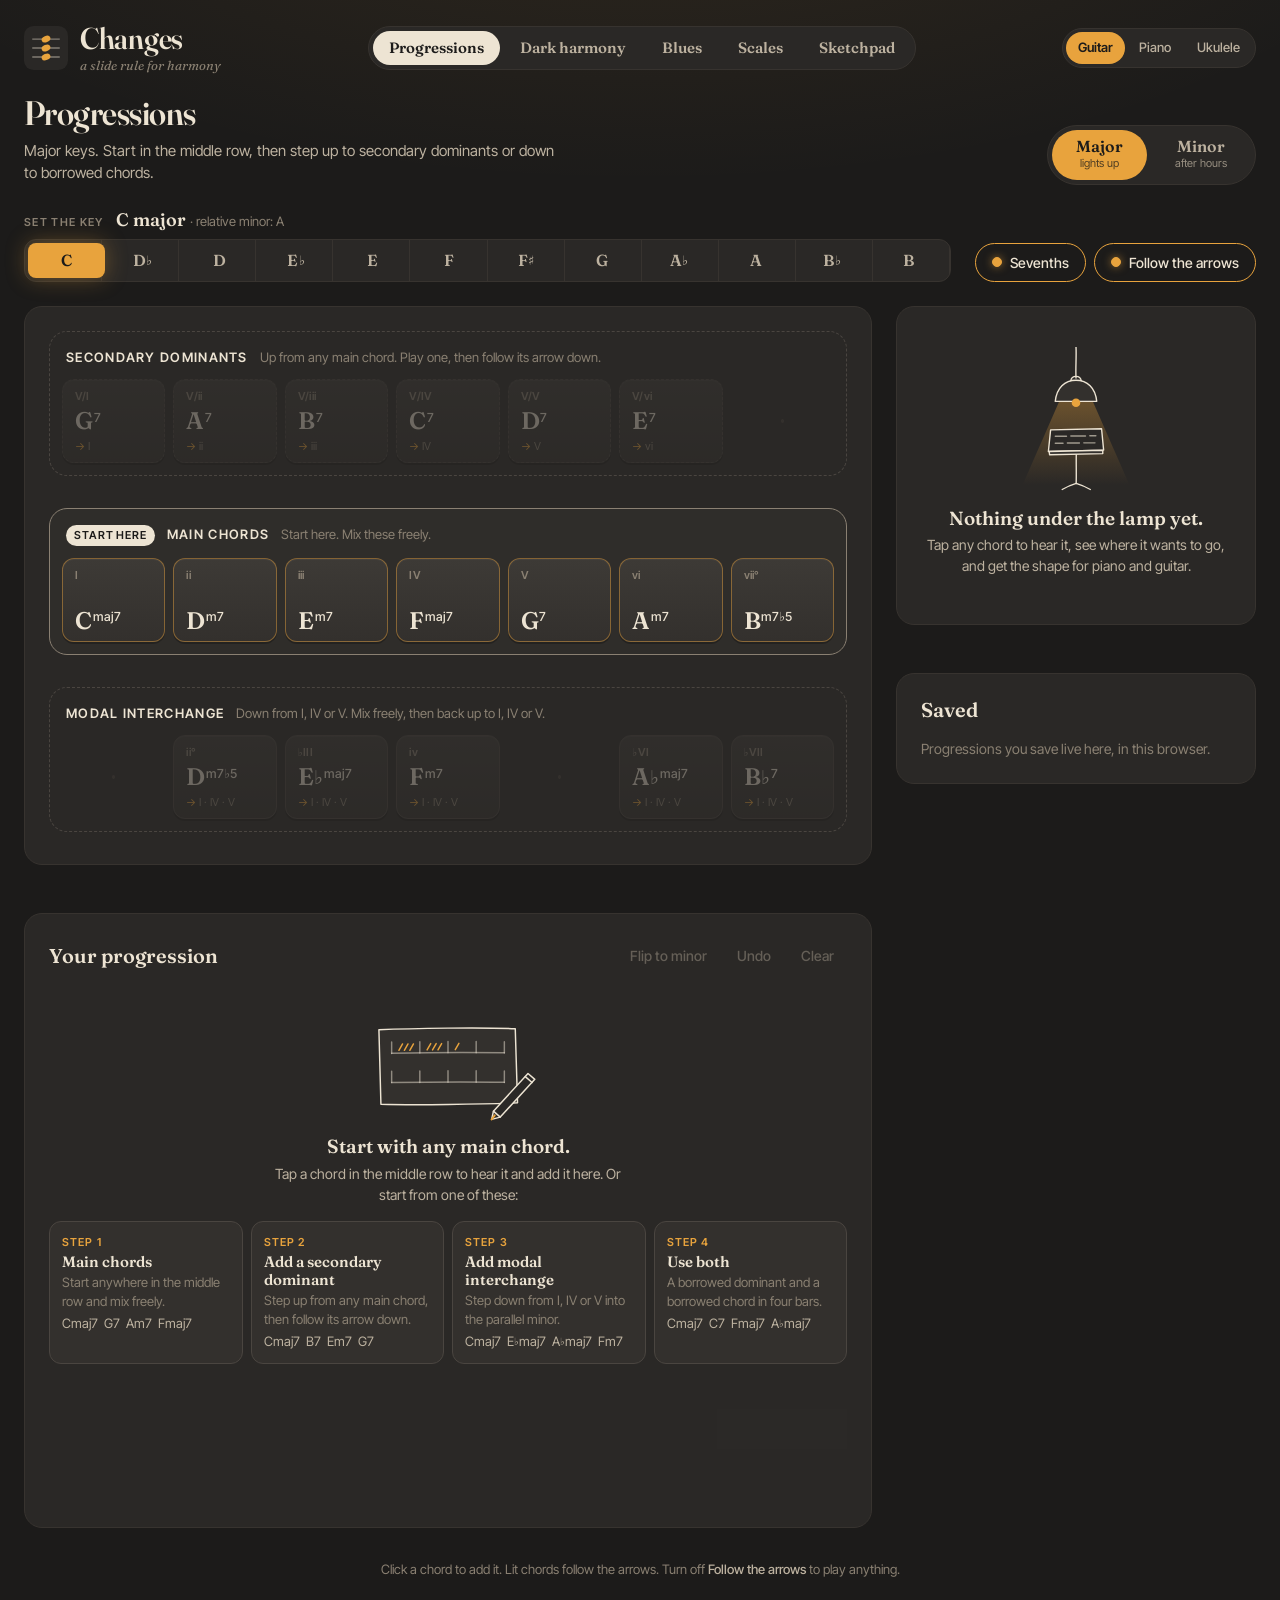
<file: index.html>
<!doctype html>
<html lang="en">
<head>
  <meta charset="utf-8">
  <meta name="viewport" content="width=device-width, initial-scale=1">
  <title>Changes · chord progression finder</title>
  <meta name="description" content="A slide rule for harmony: chord progressions with secondary dominants, borrowed and diminished chords, the 12-bar blues, and every scale with its chords and modes. For guitar, piano and ukulele.">
  <meta name="theme-color" content="#1C1B1A">
  <meta property="og:title" content="Changes · chord progression finder">
  <meta property="og:description" content="A slide rule for harmony. Pick a key, follow the arrows, hear the progression.">
  <meta property="og:type" content="website">
  <meta property="og:image" content="icons/icon-512.png">
  <link rel="icon" href="icons/favicon.svg" type="image/svg+xml">
  <link rel="icon" href="icons/favicon-32.png" sizes="32x32" type="image/png">
  <link rel="apple-touch-icon" href="icons/apple-touch-icon.png">
  <link rel="manifest" href="manifest.webmanifest">
  <link rel="preconnect" href="https://fonts.googleapis.com">
  <link rel="preconnect" href="https://fonts.gstatic.com" crossorigin>
  <link href="https://fonts.googleapis.com/css2?family=Fraunces:opsz,wght@9..144,400;9..144,600;9..144,700&family=Inter+Tight:wght@400;500;600&display=swap" rel="stylesheet">
  <link rel="stylesheet" href="styles.css">
</head>
<body>
  <a class="skip" href="#board">Skip to the chord board</a>

  <div class="app">
    <header class="top">
      <a class="brand" href="./" aria-label="Changes, home">
        <svg class="brand-mark" viewBox="0 0 64 64" aria-hidden="true">
          <rect width="64" height="64" rx="14" fill="var(--surface)"/>
          <path d="M12 19H52M12 32H52M12 45H52" stroke="var(--ink)" stroke-width="2" opacity=".45"/>
          <g fill="var(--accent)">
            <ellipse cx="32" cy="45" rx="6.6" ry="4.6" transform="rotate(-22 32 45)"/>
            <ellipse cx="32" cy="32" rx="6.6" ry="4.6" transform="rotate(-22 32 32)"/>
            <ellipse cx="32" cy="19" rx="6.6" ry="4.6" transform="rotate(-22 32 19)"/>
          </g>
        </svg>
        <span class="brand-text">
          <span class="brand-name">Changes</span>
          <span class="brand-tag">a slide rule for harmony</span>
        </span>
      </a>

      <nav class="tools" aria-label="Tools" id="toolNav">
        <button class="tool-btn" data-view="progressions" aria-current="page">Progressions</button>
        <button class="tool-btn" data-view="dark">Dark harmony</button>
        <button class="tool-btn" data-view="blues">Blues</button>
        <button class="tool-btn" data-view="scales">Scales</button>
        <button class="tool-btn" data-view="sketch">Sketchpad</button>
      </nav>

      <div class="seg seg-inst" role="radiogroup" aria-label="Instrument" id="instSwitch">
        <button role="radio" data-inst="guitar">Guitar</button>
        <button role="radio" data-inst="piano">Piano</button>
        <button role="radio" data-inst="ukulele">Ukulele</button>
      </div>
    </header>

    <div class="view" id="view-progressions">
    <div class="view-head">
      <div>
        <h1 class="view-title" id="progTitleMain">Progressions</h1>
        <p class="view-sub" id="progSub">Major keys. Start in the middle row, then follow the arrows up and down.</p>
      </div>
      <div class="mode" role="radiogroup" aria-label="Major or minor" id="modeSwitch">
        <button class="mode-btn" role="radio" data-mode="major">
          <span class="mode-name">Major</span><span class="mode-sub">lights up</span>
        </button>
        <button class="mode-btn" role="radio" data-mode="minor">
          <span class="mode-name">Minor</span><span class="mode-sub">after hours</span>
        </button>
      </div>
    </div>

    <section class="controls" aria-label="Key and options">
      <div class="keybar">
        <div class="keybar-head">
          <span class="eyebrow">Set the key</span>
          <span class="key-now" id="keyNow"></span>
        </div>
        <div class="keystrip" id="keyStrip" role="radiogroup" aria-label="Key"></div>
      </div>
      <div class="toggles">
        <button class="toggle" id="optSevenths" aria-pressed="true">
          <span class="toggle-dot" aria-hidden="true"></span>Sevenths
        </button>
        <button class="toggle" id="optGuided" aria-pressed="true">
          <span class="toggle-dot" aria-hidden="true"></span>Follow the arrows
        </button>
      </div>
    </section>

    <main class="layout">
      <div class="col-main">
        <section class="card board-card" aria-labelledby="boardTitle">
          <h2 class="sr-only" id="boardTitle">Chord board</h2>
          <div class="board" id="board" tabindex="-1">
            <div class="lanes" id="lanes"></div>
            <svg class="arrows" id="arrows" aria-hidden="true">
              <defs>
                <marker id="head" viewBox="0 0 10 10" refX="8" refY="5" markerWidth="7" markerHeight="7" orient="auto-start-reverse">
                  <path d="M1 1.5 L8.5 5 L1 8.5" fill="none" stroke="context-stroke" stroke-width="1.6" stroke-linecap="round" stroke-linejoin="round"/>
                </marker>
              </defs>
              <g id="arrowPaths"></g>
            </svg>
          </div>
        </section>

        <section class="card prog-card" aria-labelledby="progTitle">
          <div class="card-head">
            <h2 class="card-title" id="progTitle">Your progression</h2>
            <div class="prog-tools">
              <button class="btn btn-quiet" id="flipBtn" type="button">Flip to minor</button>
              <button class="btn btn-quiet" id="undoBtn" type="button">Undo</button>
              <button class="btn btn-quiet" id="clearBtn" type="button">Clear</button>
            </div>
          </div>

          <ol class="prog" id="prog" aria-label="Chords in order"></ol>

          <div class="prog-empty" id="progEmpty">
            <svg class="spot" viewBox="0 0 220 120" aria-hidden="true">
              <g fill="none" stroke="var(--ink)" stroke-width="1.6" stroke-linecap="round" stroke-linejoin="round">
                <path d="M34 18.5 C70 16.8 150 15.6 184 17.4 L186.5 98.8 C150 100.6 70 101.4 36.2 100.4 Z" fill="var(--surface-2)"/>
                <path d="M48 44.2 C90 43.4 140 43.2 172 43.8" opacity=".5"/>
                <path d="M48 76.4 C90 75.8 140 75.6 172 76.2" opacity=".5"/>
                <path d="M48 32 V44.5 M79 31.6 V44 M110 31.4 V43.8 M141 31.4 V43.8 M172 31.6 V44" opacity=".5"/>
                <path d="M48 64 V76.6 M79 63.8 V76.4 M110 63.6 V76.2 M141 63.6 V76.2 M172 63.8 V76.4" opacity=".5"/>
                <path d="M56 41 L60 34 M62 41 L66 34 M68 41 L72 34" stroke="var(--accent)"/>
                <path d="M87 40.6 L91 33.6 M93 40.6 L97 33.6 M99 40.6 L103 33.6" stroke="var(--accent)"/>
                <path d="M118 40.4 L122 33.4" stroke="var(--accent)"/>
                <path d="M160 108 L198 66.5 L205.5 73 L167.5 114.5 L158 117 Z" fill="var(--surface)"/>
                <path d="M160 108 L167.5 114.5 M195 70 L202.5 76.4"/>
                <path d="M158 117 L161.4 112.6" stroke="var(--accent)" stroke-width="2.2"/>
              </g>
            </svg>
            <p class="empty-title">Start with any main chord.</p>
            <p class="empty-copy">Tap a chord in the middle row to hear it and add it here. Or start from one of these:</p>
            <div class="examples" id="examples"></div>
          </div>

          <div class="transport" id="transport">
            <button class="btn btn-primary" id="playBtn" type="button" aria-pressed="false">
              <svg class="icon icon-play" viewBox="0 0 16 16" aria-hidden="true"><path d="M4.5 2.8 L13 8 L4.5 13.2 Z" fill="currentColor"/></svg>
              <svg class="icon icon-stop" viewBox="0 0 16 16" aria-hidden="true"><rect x="3.5" y="3.5" width="9" height="9" rx="1.5" fill="currentColor"/></svg>
              <span class="play-label">Play</span>
            </button>
            <label class="field field-tempo">
              <span class="field-label">Tempo <output id="tempoOut">84</output></span>
              <input type="range" id="tempo" min="50" max="160" step="2" value="84">
            </label>
            <label class="field">
              <span class="field-label">Beats per chord</span>
              <select id="beats">
                <option value="1">1</option>
                <option value="2">2</option>
                <option value="4" selected>4</option>
              </select>
            </label>
            <button class="toggle toggle-small" id="loopBtn" aria-pressed="false"><span class="toggle-dot" aria-hidden="true"></span>Loop</button>
            <button class="toggle toggle-small" id="melodyBtn" aria-pressed="false"><span class="toggle-dot" aria-hidden="true"></span>Melody</button>
            <label class="field field-harm">
              <span class="field-label">Harmonies</span>
              <select id="harmonies" aria-describedby="harmHint">
                <option value="0">None</option>
                <option value="1">1 voice</option>
                <option value="2">2 voices</option>
                <option value="3">3 voices</option>
                <option value="4">4 voices</option>
                <option value="5">5 voices</option>
              </select>
              <span class="sr-only" id="harmHint">Turn on Melody to add harmony voices under it.</span>
            </label>
            <span class="transport-spacer"></span>
            <button class="btn" id="midiBtn" type="button">
              <svg class="icon" viewBox="0 0 16 16" aria-hidden="true"><path d="M8 2.5 V10.5 M4.5 7 L8 10.5 L11.5 7 M3 13.5 H13" fill="none" stroke="currentColor" stroke-width="1.6" stroke-linecap="round" stroke-linejoin="round"/></svg>
              Export MIDI
            </button>
            <button class="btn" id="saveBtn" type="button">Save</button>
            <button class="btn" id="shareBtn" type="button">Copy link</button>
          </div>

          <form class="saveform" id="saveForm" hidden>
            <label class="sr-only" for="saveName">Name this progression</label>
            <input id="saveName" type="text" maxlength="48" placeholder="Name it, like Verse idea" autocomplete="off">
            <button class="btn btn-primary" type="submit">Save it</button>
            <button class="btn btn-quiet" type="button" id="saveCancel">Cancel</button>
          </form>
        </section>
      </div>

      <aside class="col-side">
        <section class="card detail" id="detail" aria-live="polite" aria-labelledby="detailTitle">
          <h2 class="sr-only" id="detailTitle">Chord details</h2>
          <div class="detail-empty" id="detailEmpty">
            <svg class="spot spot-lamp" viewBox="0 0 220 170" aria-hidden="true">
              <defs>
                <linearGradient id="cone" x1="0" y1="0" x2="0" y2="1">
                  <stop offset="0" stop-color="var(--accent)" stop-opacity=".34"/>
                  <stop offset="1" stop-color="var(--accent)" stop-opacity="0"/>
                </linearGradient>
              </defs>
              <path d="M90.5 63 L48 160 H172 L129.5 63 Z" fill="url(#cone)"/>
              <g fill="none" stroke="var(--ink)" stroke-width="1.6" stroke-linecap="round" stroke-linejoin="round">
                <path d="M110 0 C110.6 12 109.4 24 110 36"/>
                <path d="M86 63 C87.5 47 97 38.5 110 38.5 C123 38.5 132.5 47 134 63 Z" fill="var(--surface-2)"/>
                <path d="M104 38.8 C104.5 35.6 106.8 34 110 34 C113.2 34 115.5 35.6 116 38.8"/>
                <path d="M78 121 L142 119.4 L139.6 94.6 L80.6 96 Z" fill="var(--surface)"/>
                <path d="M86 103.4 H99 M104 103 H121 M126 102.8 H133" opacity=".6"/>
                <path d="M86 111.4 H95 M100 111.2 H114 M119 111 H132" opacity=".6"/>
                <path d="M110.4 121 C110 133 110.6 146 110.2 158"/>
                <path d="M94 165 C100 161.6 105 159.6 110.2 158 C115.4 159.6 120.4 161.6 126.6 165"/>
                <path d="M79 121 L141 119.6 L141 123.4 L79.4 124.8 Z" fill="var(--surface-2)"/>
              </g>
              <circle cx="110" cy="64.5" r="5" fill="var(--accent)"/>
            </svg>
            <p class="empty-title">Nothing under the lamp yet.</p>
            <p class="empty-copy">Tap any chord to hear it, see where it wants to go, and get the shape for piano and guitar.</p>
          </div>
          <div class="detail-body" id="detailBody" hidden></div>
        </section>

        <section class="card saved" aria-labelledby="savedTitle">
          <div class="card-head">
            <h2 class="card-title" id="savedTitle">Saved</h2>
          </div>
          <ul class="saved-list" id="savedList"></ul>
          <p class="saved-empty" id="savedEmpty">Progressions you save live here, in this browser.</p>
        </section>
      </aside>
    </main>

    <footer class="foot">
      <p>Click a chord to add it. Lit chords follow the arrows. Turn off <em>Follow the arrows</em> to play anything.</p>
    </footer>
    </div>

    <div class="view" id="view-blues" hidden></div>
    <div class="view" id="view-scales" hidden></div>
    <div class="view" id="view-sketch" hidden></div>
  </div>

  <div class="toast" id="toast" role="status" aria-live="polite" hidden>
    <span id="toastMsg"></span>
    <button class="toast-action" id="toastAction" type="button" hidden></button>
  </div>

  <script src="theory.js"></script>
  <script src="audio.js"></script>
  <script src="midi.js"></script>
  <script src="instruments.js"></script>
  <script src="app.js"></script>
  <script src="blues.js"></script>
  <script src="scales.js"></script>
  <script src="sketch.js"></script>
</body>
</html>
</file>
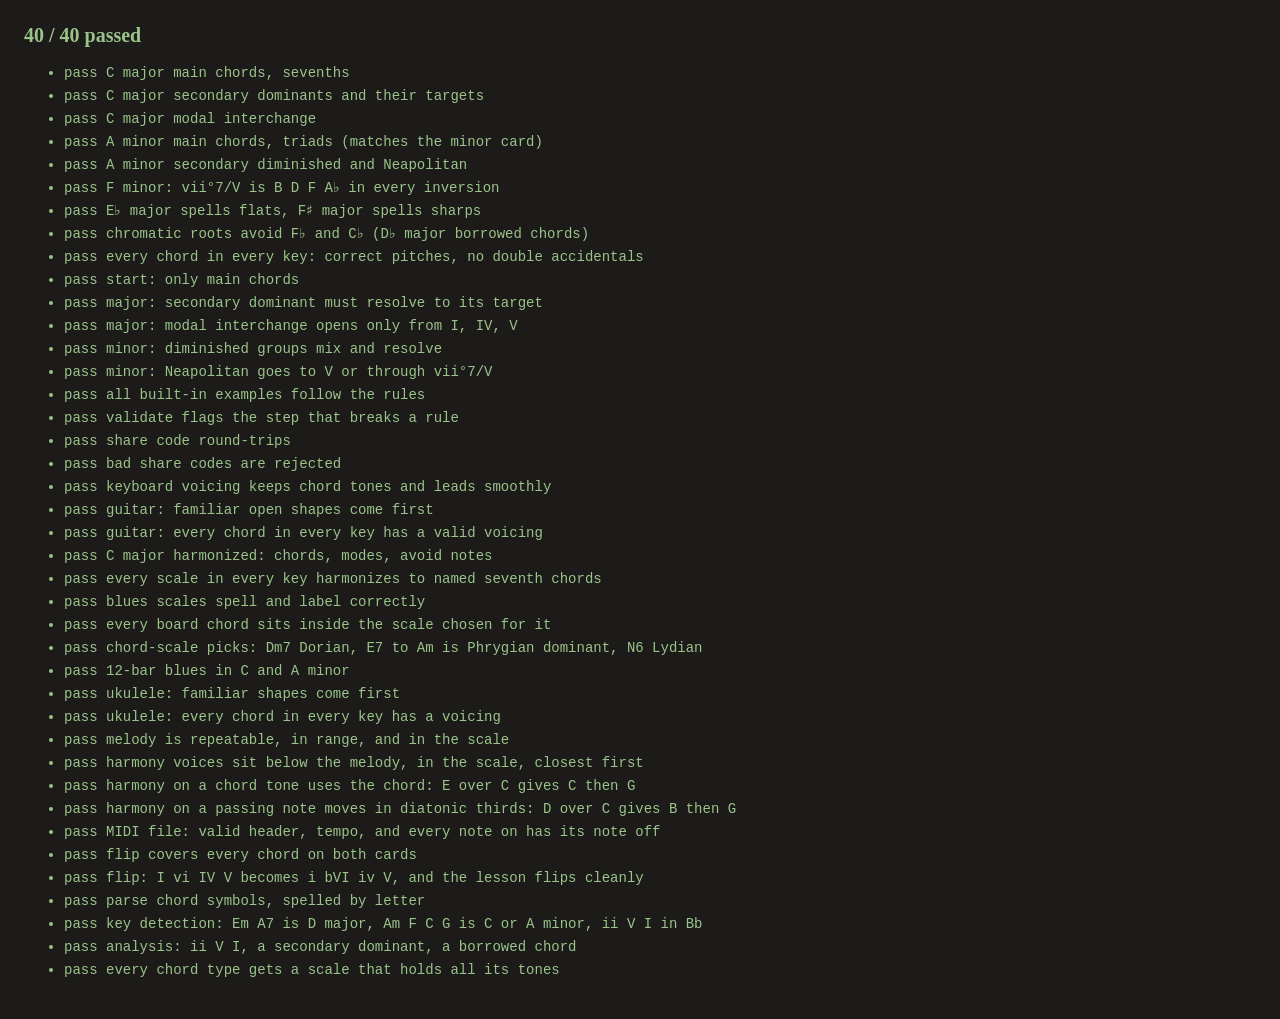
<file: test/index.html>
<!doctype html>
<html lang="en">
<head>
  <meta charset="utf-8">
  <meta name="viewport" content="width=device-width, initial-scale=1">
  <title>Changes · tests</title>
  <style>
    body { margin: 0; padding: 24px; background: #1C1B1A; color: #EDE4D3; font: 14px/1.5 ui-monospace, Menlo, monospace; }
    h1 { font: 600 20px Georgia, serif; margin: 0 0 16px; }
    .pass { color: #9BC48A; } .fail { color: #E07A55; }
    li { margin: 2px 0; } .err { color: #BDB2A0; margin-left: 2ch; }
  </style>
</head>
<body>
  <h1 id="sum">Running…</h1>
  <ul id="out"></ul>
  <script src="../theory.js"></script>
  <script src="../midi.js"></script>
  <script src="theory.test.js"></script>
  <script>
    const r = window.__testResults;
    const failed = r.filter((t) => !t.ok).length;
    document.getElementById('sum').textContent = (r.length - failed) + ' / ' + r.length + ' passed';
    document.getElementById('sum').className = failed ? 'fail' : 'pass';
    document.getElementById('out').innerHTML = r.map((t) =>
      '<li class="' + (t.ok ? 'pass' : 'fail') + '">' + (t.ok ? 'pass ' : 'FAIL ') + t.name +
      (t.ok ? '' : '<div class="err">' + t.err.replace(/</g, '&lt;') + '</div>') + '</li>').join('');
  </script>
</body>
</html>
</file>
<file: styles.css>
/* Changes: Night Session. Charcoal, cream line work, one amber lamp. */

:root {
  --ground: #1C1B1A;
  --surface: #2A2826;
  --surface-2: #33302D;
  --surface-3: #3D3A36;
  --line: #4A4540;
  --line-soft: #37332F;
  --ink: #EDE4D3;
  --ink-2: #BDB2A0;
  --ink-3: #8A8072;
  --accent: #E8A33D;
  --accent-soft: rgba(232, 163, 61, 0.14);
  --accent-ink: #1C1B1A;
  --warn: #E07A55;
  --copper: #C9783A;
  --blue: #86A6C4;

  --display: 'Fraunces', 'Iowan Old Style', Georgia, serif;
  --body: 'Inter Tight', system-ui, -apple-system, 'Segoe UI', sans-serif;

  --s1: 4px; --s2: 8px; --s3: 12px; --s4: 16px; --s5: 24px; --s6: 32px; --s7: 48px; --s8: 64px;
  --r-sm: 8px; --r-md: 12px; --r-lg: 18px;
  --ease: cubic-bezier(.2, .7, .2, 1);

  color-scheme: dark;
}

* { box-sizing: border-box; }
html { -webkit-text-size-adjust: 100%; }
body {
  margin: 0;
  min-height: 100vh;
  background:
    radial-gradient(1200px 520px at 50% -180px, rgba(232, 163, 61, 0.10), transparent 70%),
    var(--ground);
  color: var(--ink);
  font: 400 15px/1.5 var(--body);
  -webkit-font-smoothing: antialiased;
}

button, input, select { font: inherit; color: inherit; }
button { cursor: pointer; }
button:disabled { cursor: default; }
:focus-visible { outline: 2px solid var(--accent); outline-offset: 2px; }

.sr-only {
  position: absolute; width: 1px; height: 1px; padding: 0; margin: -1px;
  overflow: hidden; clip: rect(0 0 0 0); white-space: nowrap; border: 0;
}
.skip {
  position: absolute; left: var(--s4); top: -60px; z-index: 50;
  background: var(--accent); color: var(--accent-ink);
  padding: var(--s2) var(--s4); border-radius: var(--r-sm); text-decoration: none; font-weight: 600;
}
.skip:focus { top: var(--s4); }

.acc {
  display: inline-block; width: .5em; text-align: center;
  font-size: .8em; font-family: 'Apple Symbols', 'Segoe UI Symbol', 'Noto Sans Symbols 2', var(--display);
  font-weight: 400; vertical-align: .08em;
}
.eyebrow {
  margin: 0; font-size: 11px; font-weight: 600; letter-spacing: .12em; text-transform: uppercase; color: var(--ink-3);
}
.muted { color: var(--ink-3); }

/* ---------- frame ---------- */

.app {
  max-width: 1280px;
  margin: 0 auto;
  padding: var(--s5) var(--s5) var(--s7);
}

.top {
  display: flex; align-items: center; justify-content: space-between; gap: var(--s4);
  padding-bottom: var(--s5);
}
.brand { display: flex; align-items: center; gap: var(--s3); color: inherit; text-decoration: none; border-radius: var(--r-md); }
.brand-mark { width: 44px; height: 44px; flex: none; }
.brand-text { display: flex; flex-direction: column; line-height: 1.1; }
.brand-name { font: 600 30px/1 var(--display); letter-spacing: -.01em; font-variation-settings: 'opsz' 96; }
.brand-tag { font-size: 13px; color: var(--ink-3); margin-top: var(--s1); font-style: italic; font-family: var(--display); }

.mode {
  display: inline-flex; padding: var(--s1); gap: var(--s1);
  background: var(--surface); border: 1px solid var(--line-soft); border-radius: 999px;
}
.mode-btn {
  display: flex; flex-direction: column; align-items: center;
  border: 0; background: transparent; padding: var(--s2) var(--s5); border-radius: 999px;
  transition: background .2s var(--ease), color .2s var(--ease);
  color: var(--ink-2);
}
.mode-btn:hover { color: var(--ink); background: var(--surface-2); }
.mode-btn[aria-checked="true"] { background: var(--accent); color: var(--accent-ink); }
.mode-name { font: 600 16px/1.1 var(--display); }
.mode-sub { font-size: 11px; opacity: .75; }

/* ---------- controls ---------- */

.controls {
  display: flex; align-items: flex-end; justify-content: space-between; gap: var(--s5); flex-wrap: wrap;
  padding-bottom: var(--s5);
}
.keybar { flex: 1 1 520px; min-width: 0; }
.keybar-head { display: flex; align-items: baseline; gap: var(--s3); margin-bottom: var(--s2); flex-wrap: wrap; }
.key-now { font: 600 18px/1.2 var(--display); }
.key-rel { font: 400 13px var(--body); color: var(--ink-3); }

.keystrip {
  position: relative;
  display: grid; grid-template-columns: repeat(12, minmax(0, 1fr));
  background: var(--surface); border: 1px solid var(--line-soft); border-radius: var(--r-md);
  padding: 3px;
  background-image: repeating-linear-gradient(90deg, transparent 0 calc(100% / 12 - 1px), var(--line-soft) calc(100% / 12 - 1px) calc(100% / 12));
}
.key {
  position: relative; z-index: 1;
  border: 0; background: transparent; padding: var(--s2) 0; border-radius: var(--r-sm);
  font: 600 16px/1.2 var(--display); color: var(--ink-2);
  transition: color .2s var(--ease);
}
.key:hover { color: var(--ink); }
.key[aria-checked="true"] { color: var(--accent-ink); }
.key-marker {
  position: absolute; left: 0; top: 3px; bottom: 3px; z-index: 0;
  background: var(--accent); border-radius: var(--r-sm);
  box-shadow: 0 0 22px rgba(232, 163, 61, .35);
}
.keystrip.is-ready .key-marker { transition: transform .32s var(--ease), width .32s var(--ease); }

.toggles { display: flex; gap: var(--s2); flex-wrap: wrap; }
.toggle {
  display: inline-flex; align-items: center; gap: var(--s2);
  border: 1px solid var(--line); background: transparent; color: var(--ink-2);
  padding: var(--s2) var(--s4); border-radius: 999px; font-size: 14px; font-weight: 500;
  transition: border-color .2s var(--ease), color .2s var(--ease), background .2s var(--ease);
}
.toggle:hover { color: var(--ink); border-color: var(--ink-3); }
.toggle:active { transform: translateY(1px); }
.toggle-dot {
  width: 10px; height: 10px; border-radius: 50%; border: 1.5px solid var(--ink-3);
  transition: background .2s var(--ease), border-color .2s var(--ease), box-shadow .2s var(--ease);
}
.toggle[aria-pressed="true"] { color: var(--ink); border-color: var(--accent); }
.toggle[aria-pressed="true"] .toggle-dot { background: var(--accent); border-color: var(--accent); box-shadow: 0 0 8px rgba(232, 163, 61, .6); }
.toggle-small { padding: 6px var(--s3); font-size: 13px; }

/* ---------- layout ---------- */

.layout {
  display: grid; grid-template-columns: minmax(0, 1fr) 360px; gap: var(--s5); align-items: start;
}
.col-main, .col-side { display: grid; gap: var(--s5); min-width: 0; }
.col-side { position: sticky; top: var(--s5); }

.card {
  background: var(--surface);
  border: 1px solid var(--line-soft);
  border-radius: var(--r-lg);
  padding: var(--s5);
}
.card-head { display: flex; align-items: center; justify-content: space-between; gap: var(--s3); margin-bottom: var(--s4); }
.card-title { margin: 0; font: 600 20px/1.2 var(--display); }

/* ---------- board ---------- */

.board-card { padding: var(--s5) var(--s5) var(--s6); }
.board { position: relative; outline: none; }
.lanes { display: grid; gap: var(--s6); }
.arrows {
  position: absolute; inset: 0; width: 100%; height: 100%; pointer-events: none; overflow: visible;
}
.arrow { fill: none; stroke-width: 1.6; stroke-linecap: round; }
.arrow.is-live { stroke: var(--accent); filter: drop-shadow(0 0 4px rgba(232, 163, 61, .45)); }
.arrow.is-hint { stroke: var(--ink-2); stroke-dasharray: 4 5; opacity: .85; }

.lane {
  position: relative;
  border: 1px dashed var(--line);
  border-radius: var(--r-lg);
  padding: var(--s4) var(--s3) var(--s3);
}
.lane--mid { border: 1.5px solid var(--ink-3); background: rgba(237, 228, 211, .025); }
.lane-head { display: flex; align-items: baseline; gap: var(--s3); flex-wrap: wrap; padding: 0 var(--s1) var(--s3); }
.lane-title { margin: 0; font: 600 13px/1.2 var(--body); letter-spacing: .1em; text-transform: uppercase; color: var(--ink); }
.lane-hint { margin: 0; font-size: 13px; color: var(--ink-3); }
.badge {
  font-size: 11px; font-weight: 600; letter-spacing: .08em; text-transform: uppercase;
  background: var(--ink); color: var(--ground); padding: 2px var(--s2); border-radius: 999px;
}

.lane-grid { display: grid; grid-template-columns: repeat(7, minmax(0, 1fr)); gap: var(--s2); grid-auto-flow: dense; }
.slot { min-height: 84px; border-radius: var(--r-md); background: radial-gradient(circle at 50% 50%, var(--line-soft) 1.5px, transparent 2px); opacity: .7; }

.tile {
  position: relative; min-height: 84px; min-width: 0;
  display: flex; flex-direction: column; align-items: flex-start; justify-content: space-between;
  gap: var(--s1);
  padding: var(--s2) var(--s2) var(--s2) var(--s3);
  border-radius: var(--r-md);
  border: 1px solid var(--line);
  background: linear-gradient(180deg, var(--surface-3), var(--surface-2));
  box-shadow: inset 0 1px 0 rgba(255, 255, 255, .04), 0 2px 0 rgba(0, 0, 0, .25);
  text-align: left;
  transition: transform .15s var(--ease), border-color .2s var(--ease), opacity .25s var(--ease), box-shadow .2s var(--ease), background .2s var(--ease);
}
.tile:hover { border-color: var(--ink-3); transform: translateY(-1px); }
.tile:active { transform: translateY(1px); box-shadow: inset 0 1px 0 rgba(255, 255, 255, .04); }
.tile--secdom, .tile--n6 { border-style: dashed; }
.tile.is-off { opacity: .34; }
.tile.is-off:hover { opacity: .6; transform: none; }
.tile.is-on { border-color: rgba(232, 163, 61, .45); }
.tile.is-on:hover { border-color: var(--accent); box-shadow: 0 0 0 1px var(--accent), 0 6px 18px rgba(232, 163, 61, .12); }
.tile.is-last { background: linear-gradient(180deg, #4A3A22, #3B2F1E); border-color: var(--accent); }
.tile.is-selected { box-shadow: 0 0 0 2px var(--ink); }
.tile.is-sounding { background: var(--accent); border-color: var(--accent); color: var(--accent-ink); box-shadow: 0 0 26px rgba(232, 163, 61, .5); opacity: 1; }
.tile.is-sounding .tile-num, .tile.is-sounding .tile-to { color: var(--accent-ink); }

.tile-num { font-size: 11px; font-weight: 600; color: var(--ink-3); letter-spacing: .02em; white-space: nowrap; }
.tile-name { font: 600 24px/1 var(--display); letter-spacing: -.01em; white-space: nowrap; }
.tile-to { font-size: 11px; color: var(--ink-3); white-space: nowrap; overflow: hidden; text-overflow: ellipsis; max-width: 100%; }
.tile-arrow { color: var(--accent); }
.tile.is-sounding .tile-arrow { color: var(--accent-ink); }

.cn-q { font: 500 .52em/1 var(--body); margin-left: .08em; vertical-align: .62em; letter-spacing: 0; }
.cn-bass { font-size: .62em; margin-left: .04em; color: inherit; opacity: .85; }

/* ---------- progression ---------- */

.prog-tools { display: flex; gap: var(--s1); }
.prog {
  list-style: none; margin: 0 0 var(--s4); padding: 0;
  display: flex; flex-wrap: wrap; gap: var(--s2);
  counter-reset: bar;
}
.chip-wrap { position: relative; display: flex; }
.chip {
  display: flex; flex-direction: column; align-items: flex-start; gap: 2px;
  min-width: 76px; padding: var(--s2) var(--s6) var(--s2) var(--s3);
  border-radius: var(--r-md); border: 1px solid var(--line);
  background: var(--surface-2);
  transition: border-color .2s var(--ease), background .2s var(--ease), transform .15s var(--ease);
  animation: drop .28s var(--ease) both;
}
@keyframes drop { from { opacity: 0; transform: translateY(-6px); } to { opacity: 1; transform: none; } }
.chip:hover { border-color: var(--ink-3); }
.chip:active { transform: translateY(1px); }
.chip--secdom, .chip--n6 { border-style: dashed; }
.chip.is-selected { border-color: var(--ink); }
.chip.is-broken { border-color: var(--warn); }
.chip.is-broken .chip-num::after { content: ' · off the arrows'; color: var(--warn); }
.chip.is-sounding { background: var(--accent); border-color: var(--accent); color: var(--accent-ink); }
.chip.is-sounding .chip-num { color: var(--accent-ink); }
.chip-name { font: 600 20px/1.05 var(--display); white-space: nowrap; }
.chip-num { font-size: 11px; color: var(--ink-3); white-space: nowrap; }
.chip-x {
  position: absolute; right: 4px; top: 4px;
  width: 24px; height: 24px; display: grid; place-items: center;
  border: 0; border-radius: 50%; background: transparent; color: var(--ink-3);
  transition: background .2s var(--ease), color .2s var(--ease);
}
.chip-x svg { width: 12px; height: 12px; }
.chip-x:hover { background: var(--surface-3); color: var(--ink); }
.chip.is-sounding + .chip-x { color: var(--accent-ink); }

.prog-empty { text-align: center; padding: var(--s2) 0 var(--s5); }
.spot { width: 200px; max-width: 70%; height: auto; display: block; margin: 0 auto var(--s3); }
.empty-title { margin: 0 0 var(--s1); font: 600 19px/1.3 var(--display); }
.empty-copy { margin: 0 auto var(--s4); max-width: 46ch; color: var(--ink-2); font-size: 14px; }
.examples { display: grid; grid-template-columns: repeat(auto-fit, minmax(170px, 1fr)); gap: var(--s2); text-align: left; }
.example {
  display: flex; flex-direction: column; gap: 2px; text-align: left;
  padding: var(--s3); border-radius: var(--r-md);
  border: 1px solid var(--line); background: var(--surface-2);
  transition: border-color .2s var(--ease), transform .15s var(--ease);
}
.example:hover { border-color: var(--accent); }
.example:active { transform: translateY(1px); }
.example-name { font: 600 15px/1.2 var(--display); }
.example-chords { font-size: 13px; color: var(--ink-2); white-space: pre-wrap; }

.transport {
  display: flex; align-items: center; gap: var(--s3); flex-wrap: wrap;
  padding-top: var(--s4); border-top: 1px solid var(--line-soft);
}
.transport.is-empty { opacity: .5; }
.transport-spacer { flex: 1; }
.field { display: flex; flex-direction: column; gap: 2px; font-size: 12px; color: var(--ink-3); }
.field-label output { color: var(--ink); font-weight: 600; }
.field-tempo input { width: 132px; }
input[type="range"] { accent-color: var(--accent); }
select {
  background: var(--surface-2); border: 1px solid var(--line); border-radius: var(--r-sm);
  padding: 4px var(--s2); color: var(--ink);
}
select:hover { border-color: var(--ink-3); }

.btn {
  display: inline-flex; align-items: center; gap: var(--s2);
  border: 1px solid var(--line); background: var(--surface-2); color: var(--ink);
  padding: var(--s2) var(--s4); border-radius: 999px; font-size: 14px; font-weight: 500;
  transition: border-color .2s var(--ease), background .2s var(--ease), transform .15s var(--ease), opacity .2s;
}
.btn:hover:not(:disabled) { border-color: var(--ink-3); background: var(--surface-3); }
.btn:active:not(:disabled) { transform: translateY(1px); }
.btn:disabled { opacity: .4; }
.btn-primary { background: var(--accent); border-color: var(--accent); color: var(--accent-ink); font-weight: 600; }
.btn-primary:hover:not(:disabled) { background: #F0B04F; border-color: #F0B04F; }
.btn-quiet { background: transparent; border-color: transparent; color: var(--ink-2); padding: 6px var(--s3); }
.btn-quiet:hover:not(:disabled) { background: var(--surface-2); border-color: transparent; color: var(--ink); }
.btn-tiny { padding: 0 var(--s2); font-size: 18px; line-height: 26px; }
.btn-round { width: 44px; height: 44px; padding: 0; justify-content: center; border-radius: 50%; background: var(--accent); border-color: var(--accent); color: var(--accent-ink); flex: none; }
.btn-round:hover:not(:disabled) { background: #F0B04F; border-color: #F0B04F; }
.icon { width: 16px; height: 16px; }
.btn .icon-stop { display: none; }
.btn[aria-pressed="true"] .icon-stop { display: block; }
.btn[aria-pressed="true"] .icon-play { display: none; }

.saveform { display: flex; gap: var(--s2); margin-top: var(--s4); flex-wrap: wrap; }
.saveform[hidden] { display: none; }
.saveform input {
  flex: 1 1 200px; min-width: 0;
  background: var(--surface-2); border: 1px solid var(--line); border-radius: 999px;
  padding: var(--s2) var(--s4); color: var(--ink);
}
.saveform input::placeholder { color: var(--ink-3); }

/* ---------- detail ---------- */

.detail { min-height: 300px; }
.detail-empty { text-align: center; padding: var(--s4) 0 var(--s2); }
.detail-empty[hidden], .detail-body[hidden] { display: none; }
.spot-lamp { width: 190px; }
.detail-body.is-fresh { animation: drop .3s var(--ease) both; }
.detail-head { display: flex; align-items: flex-start; justify-content: space-between; gap: var(--s3); }
.detail-chord { margin: var(--s1) 0 0; font: 600 52px/1 var(--display); letter-spacing: -.02em; font-variation-settings: 'opsz' 144; }
.detail-quality { margin: var(--s2) 0 0; color: var(--ink-2); font-size: 14px; }
.detail-desc { margin: var(--s4) 0; color: var(--ink-2); font-size: 14px; }
.detail-desc b { color: var(--ink); font-weight: 600; }
.notes { list-style: none; padding: 0; margin: 0 0 var(--s4); display: flex; gap: var(--s2); flex-wrap: wrap; }
.notes li {
  min-width: 38px; text-align: center; padding: var(--s1) var(--s2);
  border: 1px solid var(--line); border-radius: var(--r-sm);
  font: 600 16px/1.3 var(--display);
}
.notes li:first-child { border-color: var(--accent); color: var(--accent); }

.next { margin-bottom: var(--s4); }
.next-list { display: flex; flex-wrap: wrap; gap: var(--s2); margin-top: var(--s2); }
.next-chip {
  border: 1px solid rgba(232, 163, 61, .45); background: var(--accent-soft); border-radius: 999px;
  padding: 4px var(--s3); font: 600 15px/1.2 var(--display);
  transition: border-color .2s var(--ease), background .2s var(--ease);
}
.next-chip:hover { border-color: var(--accent); background: rgba(232, 163, 61, .22); }

.inst { padding-top: var(--s4); border-top: 1px solid var(--line-soft); margin-top: var(--s4); }
.inst-head { display: flex; align-items: center; justify-content: space-between; }
.shape-nav { display: flex; align-items: center; gap: var(--s1); font-size: 12px; color: var(--ink-3); }
.piano { width: 100%; height: auto; margin-top: var(--s2); display: block; }
.pk-w { fill: #E9E1D2; stroke: var(--ground); stroke-width: 1; }
.pk-b { fill: #151413; }
.pk-w.is-tone, .pk-b.is-tone { fill: var(--ink-2); }
.pk-w.is-tone { fill: #CFC2AA; }
.pk-w.is-root, .pk-b.is-root { fill: var(--accent); }
.pk-w.is-bass, .pk-b.is-bass { fill: var(--copper); }
.pk-w.is-blue, .pk-b.is-blue { fill: var(--blue); }
.pk-w.is-scale { fill: #F3DDB3; }
.pk-b.is-scale { fill: #6A4A1C; }
.pk-label { font: 600 7px var(--body); fill: var(--accent-ink); text-anchor: middle; }
.pk-label-b.on-scale { fill: var(--accent); }
.pk-label-b { font-size: 5.5px; }
.pk-oct { font: 500 7px var(--body); fill: var(--ink-3); }

.guitar-wrap { display: flex; align-items: center; gap: var(--s4); margin-top: var(--s2); }
.guitar { width: 170px; height: auto; flex: none; }
.gs { stroke: var(--ink-3); stroke-width: 1; }
.gf { stroke: var(--line); stroke-width: 1.2; }
.gnut { stroke: var(--ink); stroke-width: 4; stroke-linecap: round; }
.gpos { font: 600 11px var(--body); fill: var(--ink-2); }
.gdot { fill: var(--ink); }
.gdot.is-root { fill: var(--accent); }
.gopen { fill: none; stroke: var(--ink-2); stroke-width: 1.4; }
.gopen.is-root { stroke: var(--accent); }
.gmark { font: 500 12px var(--body); fill: var(--ink-3); text-anchor: middle; }
.gbarre { fill: var(--ink); opacity: .9; }
.gname { font: 500 9px var(--body); fill: var(--ink-3); text-anchor: middle; }
.tab { margin: 0; font: 600 15px/1.3 ui-monospace, 'SF Mono', Menlo, monospace; letter-spacing: .04em; color: var(--ink-2); white-space: nowrap; }

/* ---------- saved ---------- */

.saved-list { list-style: none; margin: 0; padding: 0; display: grid; gap: var(--s2); }
.saved-item { position: relative; display: flex; }
.saved-load {
  flex: 1; min-width: 0; text-align: left;
  display: flex; flex-direction: column; gap: 2px;
  padding: var(--s3) var(--s7) var(--s3) var(--s3);
  border: 1px solid var(--line); border-radius: var(--r-md); background: var(--surface-2);
  transition: border-color .2s var(--ease);
}
.saved-load:hover:not(:disabled) { border-color: var(--accent); }
.saved-name { font: 600 16px/1.2 var(--display); }
.saved-meta { font-size: 12px; color: var(--ink-3); }
.saved-chords { font-size: 13px; color: var(--ink-2); white-space: pre-wrap; overflow-wrap: anywhere; }
.saved-item .chip-x { top: 8px; right: 8px; }
.saved-empty { margin: 0; color: var(--ink-3); font-size: 14px; }
.saved-empty[hidden] { display: none; }

/* ---------- footer + toast ---------- */

.foot { margin-top: var(--s6); color: var(--ink-3); font-size: 13px; text-align: center; }
.foot em { color: var(--ink-2); font-style: normal; font-weight: 500; }

.toast {
  position: fixed; left: 50%; bottom: var(--s5); z-index: 40;
  display: flex; align-items: center; gap: var(--s3);
  max-width: min(560px, calc(100vw - 32px));
  padding: var(--s3) var(--s4);
  background: var(--ink); color: var(--ground);
  border-radius: var(--r-md); box-shadow: 0 10px 30px rgba(0, 0, 0, .45);
  font-size: 14px; font-weight: 500;
  transform: translate(-50%, 12px); opacity: 0;
  transition: transform .22s var(--ease), opacity .22s var(--ease);
}
.toast[hidden] { display: none; }
.toast.is-in { transform: translate(-50%, 0); opacity: 1; }
.toast-action {
  border: 0; background: transparent; color: #9A5A12; font-weight: 700; padding: 2px var(--s2); border-radius: var(--r-sm); white-space: nowrap;
}
.toast-action:hover { background: rgba(0, 0, 0, .07); }
.toast-action[hidden] { display: none; }

/* ---------- responsive ---------- */

@media (max-width: 1040px) {
  .layout { grid-template-columns: minmax(0, 1fr); }
  .col-side { position: static; grid-template-columns: repeat(auto-fit, minmax(300px, 1fr)); align-items: start; }
}

@media (max-width: 640px) {
  .app { padding: var(--s4) var(--s4) var(--s7); }
  .top { flex-wrap: wrap; }
  .brand-name { font-size: 26px; }
  .mode { width: 100%; }
  .mode-btn { flex: 1; padding: var(--s2) var(--s3); }
  .controls { gap: var(--s4); }
  .keybar { flex-basis: 100%; }
  .key { font-size: 13px; padding: var(--s2) 0; }
  .card { padding: var(--s4); border-radius: var(--r-md); }
  .board-card { padding: var(--s3) var(--s2) var(--s4); }
  .lanes { gap: var(--s5); }
  .lane { padding: var(--s3) var(--s1) var(--s1); border-radius: var(--r-md); }
  .lane-head { padding: 0 var(--s2) var(--s2); gap: var(--s1) var(--s2); }
  .lane-hint { font-size: 12px; flex-basis: 100%; }
  .lane-grid { gap: 3px; }
  .tile, .slot { min-height: 62px; }
  .tile { padding: 5px 3px 5px 5px; border-radius: var(--r-sm); }
  .tile-num { font-size: 9px; }
  .tile-name { font-size: 15px; }
  .tile-to { font-size: 9px; }
  .cn-q { font-size: .58em; }
  .tile.q-long .cn-q { display: block; margin: 3px 0 0; vertical-align: baseline; font-size: .62em; }
  .chip { min-width: 64px; padding-right: var(--s6); }
  .chip-name { font-size: 17px; }
  .field-tempo input { width: 110px; }
  .transport-spacer { flex-basis: 100%; height: 0; }
  .detail-chord { font-size: 44px; }
  .col-side { grid-template-columns: minmax(0, 1fr); }
}

@media (prefers-reduced-motion: reduce) {
  *, *::before, *::after { animation: none !important; transition: none !important; }
}

/* ---------- tools nav + shared segments ---------- */

.top { flex-wrap: wrap; }
.tools {
  display: inline-flex; gap: var(--s1); padding: var(--s1);
  background: var(--surface); border: 1px solid var(--line-soft); border-radius: 999px;
}
.tool-btn {
  border: 0; background: transparent; color: var(--ink-2); white-space: nowrap;
  padding: var(--s2) var(--s4); border-radius: 999px; font: 600 15px/1.2 var(--display);
  transition: background .2s var(--ease), color .2s var(--ease);
}
.tool-btn:hover { color: var(--ink); background: var(--surface-2); }
.tool-btn[aria-current="page"] { background: var(--ink); color: var(--ground); }

.seg {
  display: inline-flex; gap: 2px; padding: 3px;
  background: var(--surface); border: 1px solid var(--line-soft); border-radius: 999px; flex-wrap: wrap;
}
.seg button {
  border: 0; background: transparent; color: var(--ink-2);
  padding: 6px var(--s3); border-radius: 999px; font-size: 13px; font-weight: 500;
  transition: background .2s var(--ease), color .2s var(--ease);
}
.seg button:hover { color: var(--ink); background: var(--surface-2); }
.seg button[aria-checked="true"] { background: var(--accent); color: var(--accent-ink); font-weight: 600; }
.seg-small button { padding: 4px var(--s3); font-size: 12px; }

.view[hidden] { display: none; }
.view-head {
  display: flex; align-items: flex-end; justify-content: space-between; gap: var(--s4); flex-wrap: wrap;
  padding-bottom: var(--s5);
}
.view-title { margin: 0; font: 600 34px/1.05 var(--display); letter-spacing: -.015em; font-variation-settings: 'opsz' 120; }
.view-sub { margin: var(--s2) 0 0; color: var(--ink-2); max-width: 60ch; }

.card-note { margin: 0; color: var(--ink-3); font-size: 13px; }
.card-copy { margin: calc(var(--s2) * -1) 0 var(--s4); color: var(--ink-2); font-size: 14px; }
.card-tools { display: flex; align-items: center; gap: var(--s2); flex-wrap: wrap; }
.card + .card, .grid-2 { margin-top: var(--s5); }
.grid-2 { display: grid; grid-template-columns: repeat(2, minmax(0, 1fr)); gap: var(--s5); align-items: start; }
.grid-2 .card { margin-top: 0; }
.btn-small { font-size: 13px; padding: 4px var(--s3); }

/* ---------- lesson cards ---------- */

.example-step { font-size: 11px; font-weight: 600; letter-spacing: .1em; text-transform: uppercase; color: var(--accent); }
.example-text { font-size: 13px; color: var(--ink-3); }

/* ---------- scale panels ---------- */

.scale-name { margin: 0; font: 600 18px/1.25 var(--display); }
.scale-why { margin: var(--s1) 0 var(--s3); color: var(--ink-2); font-size: 13px; }
.scale-block { padding: var(--s3) 0; border-top: 1px solid var(--line-soft); }
.scale-block:first-child { border-top: 0; padding-top: 0; }
.scale-block.is-active .scale-name { color: var(--accent); }
.use-chip {
  display: inline-block; font-size: 11px; font-weight: 600; letter-spacing: .06em; text-transform: uppercase;
  border: 1px solid var(--line); border-radius: 999px; padding: 1px var(--s2); margin-right: var(--s1); color: var(--ink);
}

.card { min-width: 0; }
.fb-scroll { max-width: 100%; overflow-x: auto; overscroll-behavior-x: contain; margin: 0 calc(var(--s2) * -1); padding: 0 var(--s2); }
.fretboard { width: 100%; height: auto; display: block; }
.fb-string { stroke: var(--ink-3); }
.fb-fret { stroke: var(--line); stroke-width: 1.2; }
.fb-nut { stroke: var(--ink-2); stroke-width: 4; }
.fb-num { font: 500 9px var(--body); fill: var(--ink-3); text-anchor: middle; }
.fb-str { font: 600 9px var(--body); fill: var(--ink-3); text-anchor: middle; }
.fb-inlay { fill: var(--line-soft); }
.fb-dot circle { stroke-width: 1.4; }
.fb-dot text { font: 700 7.5px var(--body); text-anchor: middle; }
.fb-dot.is-root circle { fill: var(--accent); stroke: var(--accent); }
.fb-dot.is-root text { fill: var(--accent-ink); }
.fb-dot.is-tone circle { fill: var(--ink); stroke: var(--ink); }
.fb-dot.is-tone text { fill: var(--ground); }
.fb-dot.is-scale circle { fill: var(--surface); stroke: var(--accent); }
.fb-dot.is-scale text { fill: var(--accent); }
.fb-dot.is-blue circle { fill: var(--blue); stroke: var(--blue); }
.fb-dot.is-blue text { fill: var(--ground); }

.legend { list-style: none; margin: var(--s3) 0 0; padding: 0; display: flex; flex-wrap: wrap; gap: var(--s2) var(--s4); font-size: 12px; color: var(--ink-3); }
.legend li { display: inline-flex; align-items: center; gap: 6px; }
.lg-dot { width: 11px; height: 11px; border-radius: 50%; border: 1.5px solid transparent; }
.lg-dot.is-root { background: var(--accent); }
.lg-dot.is-tone { background: var(--ink); }
.lg-dot.is-scale { background: var(--surface); border-color: var(--accent); }
.lg-dot.is-blue { background: var(--blue); }
.lg-dot.is-bass { background: var(--copper); }

/* ---------- blues bars ---------- */

.bars {
  list-style: none; margin: 0 0 var(--s4); padding: 0;
  display: grid; grid-template-columns: repeat(4, minmax(0, 1fr)); gap: var(--s2);
}
.bar {
  width: 100%; height: 100%; min-height: 150px; text-align: left;
  display: grid; grid-template-columns: 1fr auto; grid-template-rows: auto auto 1fr auto; gap: 2px var(--s2);
  padding: var(--s3); border-radius: var(--r-md); border: 1px solid var(--line);
  background: linear-gradient(180deg, var(--surface-3), var(--surface-2));
  transition: border-color .2s var(--ease), background .2s var(--ease), transform .15s var(--ease);
}
.bar:hover { border-color: var(--ink-3); }
.bar:active { transform: translateY(1px); }
.bar.is-selected { box-shadow: 0 0 0 2px var(--ink); }
.bar.is-sounding { background: var(--accent); border-color: var(--accent); color: var(--accent-ink); }
.bar.is-sounding .bar-n, .bar.is-sounding .bar-num, .bar.is-sounding .bar-scale { color: var(--accent-ink); border-color: rgba(28, 27, 26, .4); }
.bar-n { grid-column: 2; grid-row: 1; font-size: 11px; color: var(--ink-3); }
.bar-chord { grid-column: 1; grid-row: 1; font: 600 24px/1 var(--display); }
.bar-num { grid-column: 1; grid-row: 2; font-size: 12px; color: var(--ink-3); }
.bar-shape { grid-column: 1 / -1; grid-row: 3; display: flex; align-items: center; justify-content: center; min-height: 0; }
.bar-notes { font: 600 15px var(--display); color: var(--ink-2); }
.gbox-small { width: 88px; height: auto; }
.gbox-small .gdot { fill: var(--ink); }
.bar.is-sounding .gbox-small .gs, .bar.is-sounding .gbox-small .gf { stroke: rgba(28, 27, 26, .5); }
.bar.is-sounding .gbox-small .gdot, .bar.is-sounding .gbox-small .gnut { fill: var(--accent-ink); stroke: var(--accent-ink); }
.bar-scale {
  grid-column: 1 / -1; grid-row: 4; justify-self: start;
  font-size: 10px; font-weight: 600; letter-spacing: .06em; text-transform: uppercase;
  border: 1px solid var(--line); border-radius: 999px; padding: 1px var(--s2); color: var(--ink-2);
}
.bar-scale.scale--majBlues { border-color: rgba(232, 163, 61, .55); color: var(--accent); }
.bar-scale.scale--minBlues { border-color: rgba(134, 166, 196, .55); color: var(--blue); }

/* ---------- harmonized table ---------- */

.harm-wrap { overflow-x: auto; }
.harm { width: 100%; border-collapse: collapse; font-size: 14px; min-width: 640px; }
.harm th, .harm td { text-align: left; padding: var(--s2) var(--s2); border-top: 1px solid var(--line-soft); vertical-align: middle; }
.harm thead th { border-top: 0; font-size: 11px; font-weight: 600; letter-spacing: .1em; text-transform: uppercase; color: var(--ink-3); }
.harm tr.is-selected td, .harm tr.is-selected th { background: rgba(232, 163, 61, .06); }
.harm-deg { font: 600 15px var(--display); color: var(--ink-2); width: 48px; }
.harm-notes span { display: inline-block; min-width: 2.1em; color: var(--ink-3); font-family: var(--display); }
.harm-notes span.is-root { color: var(--ink); font-weight: 600; }
.ext {
  border: 1px solid var(--line); background: transparent; color: var(--ink); border-radius: var(--r-sm);
  padding: 2px var(--s2); margin-right: 4px; font-size: 13px; font-weight: 600;
  transition: border-color .2s var(--ease), background .2s var(--ease);
}
.ext:hover { border-color: var(--accent); }
.ext.is-avoid { color: var(--ink-3); font-weight: 400; border-style: dashed; }
.mode-pick {
  border: 1px solid transparent; background: transparent; color: var(--ink-2); border-radius: 999px;
  padding: 3px var(--s3); font: italic 500 15px var(--display);
  transition: border-color .2s var(--ease), color .2s var(--ease);
}
.mode-pick:hover { color: var(--ink); border-color: var(--line); }
.mode-pick.is-on { color: var(--accent); border-color: var(--accent); }

.flow { list-style: none; margin: var(--s4) 0 0; padding: 0; display: grid; grid-template-columns: repeat(4, minmax(0, 1fr)) auto; gap: var(--s4); align-items: start; }
.flow > li { position: relative; }
.flow > li:not(.flow-play):not(:nth-last-child(2))::after {
  content: '→'; position: absolute; right: calc(var(--s4) * -0.75); top: 0; color: var(--accent);
}
.flow-step { display: block; font-size: 11px; font-weight: 600; letter-spacing: .1em; text-transform: uppercase; color: var(--ink-3); margin-bottom: var(--s2); }
.flow ul { list-style: none; margin: 0; padding: 0; font: 600 16px/1.6 var(--display); }
.flow-play { align-self: center; }

@media (max-width: 1040px) {
  .grid-2 { grid-template-columns: minmax(0, 1fr); }
  .flow { grid-template-columns: repeat(2, minmax(0, 1fr)); }
  .flow > li::after { display: none; }
  .flow-play { grid-column: 1 / -1; }
}

@media (max-width: 640px) {
  .tools { order: 3; width: 100%; }
  .tool-btn { flex: 1; padding: var(--s2) 6px; font-size: 13px; }
  .seg-inst { order: 2; }
  .view-title { font-size: 28px; }
  .bars { grid-template-columns: repeat(2, minmax(0, 1fr)); }
  .bar { min-height: 130px; }
  .bar-chord { font-size: 20px; }
  .gbox-small { width: 74px; }
}

.field.is-off { opacity: .45; }
.field select:disabled { cursor: not-allowed; }

.seg[hidden] { display: none; }

/* ---------- sketchpad ---------- */

.sk-entry { display: flex; gap: var(--s2); }
.sk-entry input {
  flex: 1; min-width: 0;
  background: var(--surface-2); border: 1px solid var(--line); border-radius: 999px;
  padding: var(--s2) var(--s4); color: var(--ink); font: 600 16px/1.4 var(--display);
}
.sk-entry input::placeholder { color: var(--ink-3); font-family: var(--body); font-weight: 400; font-size: 14px; }
.sk-entry input:focus-visible { outline: 2px solid var(--accent); outline-offset: 1px; }
.sk-entry input[aria-invalid="true"] { border-color: var(--warn); }
.sk-hint { margin: var(--s2) 0 var(--s4); font-size: 12px; color: var(--ink-3); }
.sk-bad { color: var(--warn); font-weight: 600; }
.sk-builder { display: flex; align-items: center; gap: var(--s2); flex-wrap: wrap; margin-bottom: var(--s4); }
.sk-builder select { max-width: 100%; }
.sk-key {
  display: flex; align-items: flex-end; justify-content: space-between; gap: var(--s3); flex-wrap: wrap;
  padding: var(--s3) 0; border-top: 1px solid var(--line-soft); margin-bottom: var(--s3);
}
.sk-key-now { font: 400 18px/1.3 var(--display); color: var(--ink-2); }
.sk-key-now b { color: var(--ink); font-weight: 600; }
.sk-chip.is-secondary { border-style: dashed; border-color: rgba(232, 163, 61, .7); }
.sk-chip.is-borrowed { border-color: rgba(134, 166, 196, .7); }
.sk-chip.is-chromatic { border-color: rgba(201, 120, 58, .8); }
.sk-chip.is-secondary .chip-num { color: var(--accent); }
.sk-chip.is-borrowed .chip-num { color: var(--blue); }
.sk-chip.is-chromatic .chip-num { color: var(--copper); }
.sk-chip.is-sounding .chip-num { color: var(--accent-ink); }
.sk-legend { margin: 0 0 var(--s4); }
.sk-legend[hidden], .sk-key[hidden] { display: none; }
.lg-chip { width: 16px; height: 11px; border-radius: 3px; border: 1.5px solid var(--line); }
.lg-chip.is-secondary { border-style: dashed; border-color: var(--accent); }
.lg-chip.is-borrowed { border-color: var(--blue); }
.lg-chip.is-chromatic { border-color: var(--copper); }
.prog-empty[hidden] { display: none; }

@media (max-width: 640px) {
  /* Five tabs: wrap onto two rows rather than hide any off the edge. */
  .tools { flex-wrap: wrap; justify-content: center; border-radius: var(--r-lg); }
  .tool-btn { flex: 1 1 auto; padding: var(--s2) var(--s3); }
}
</file>
